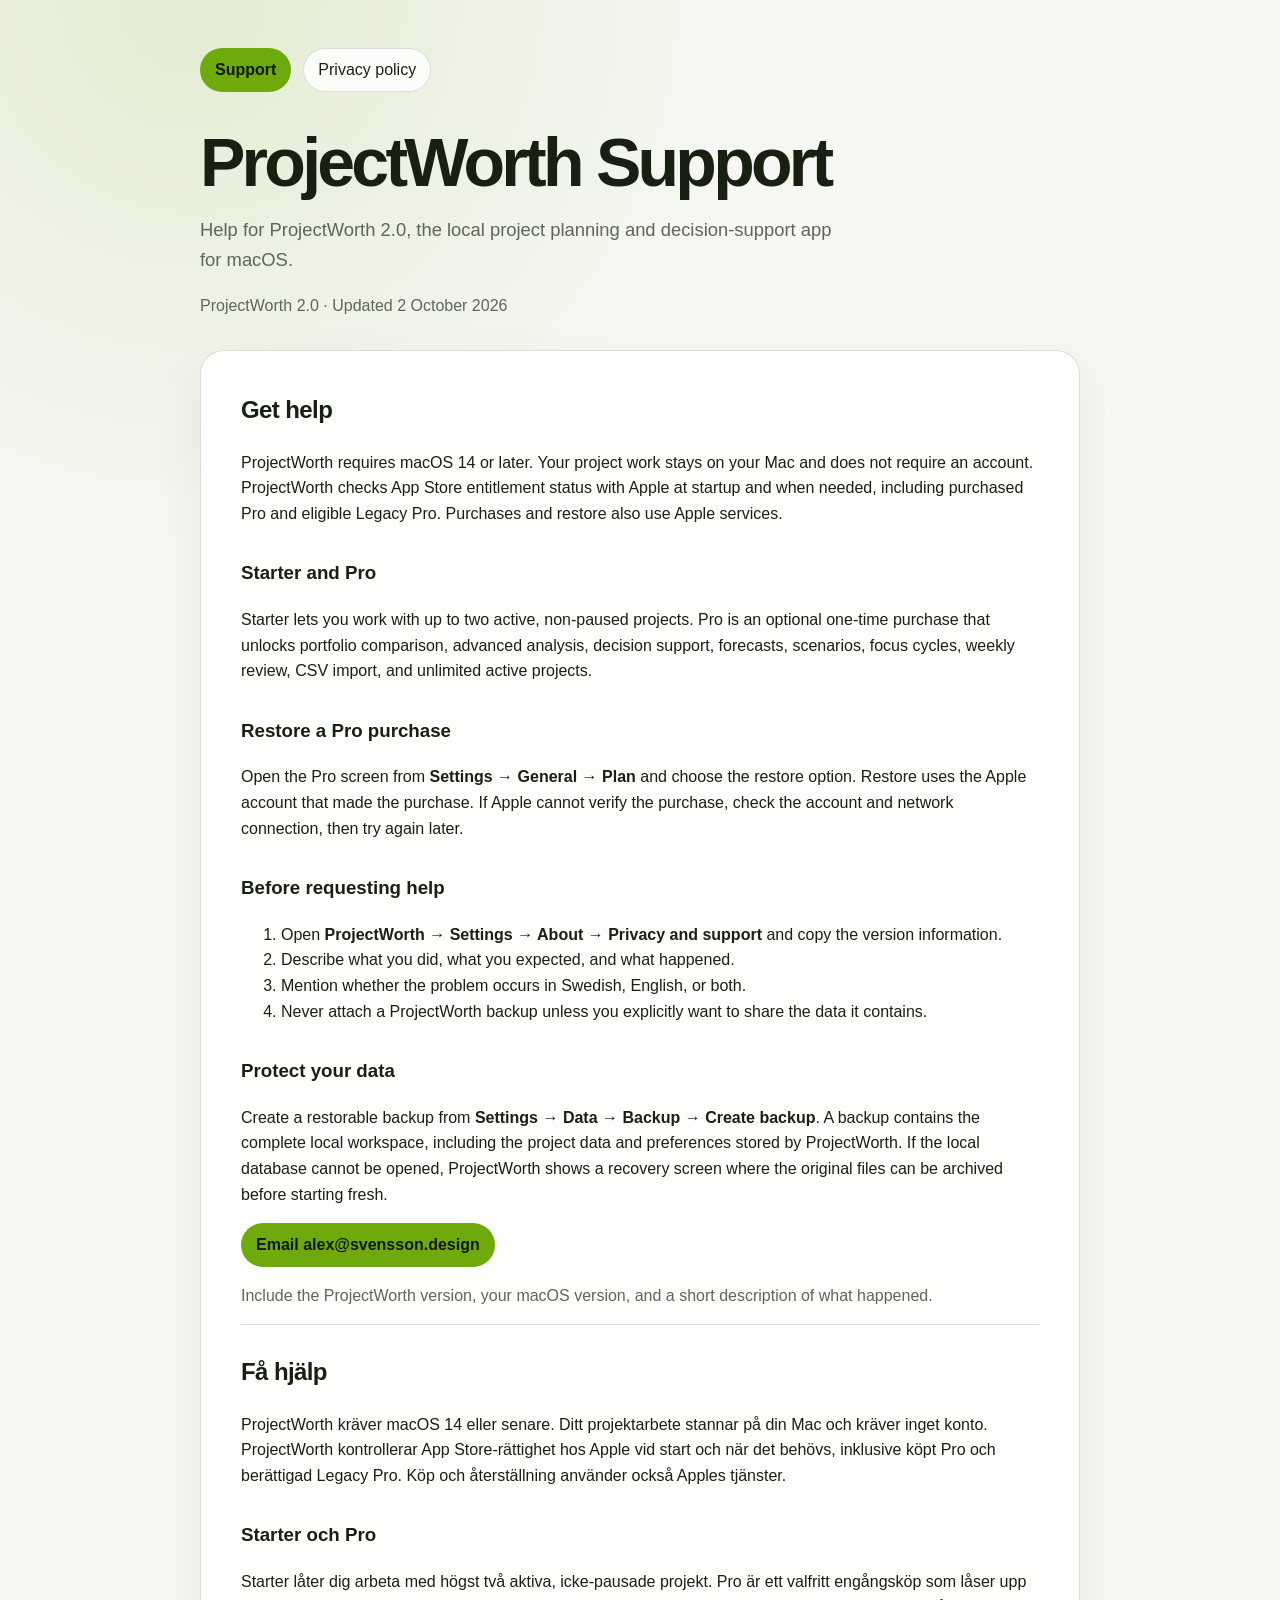
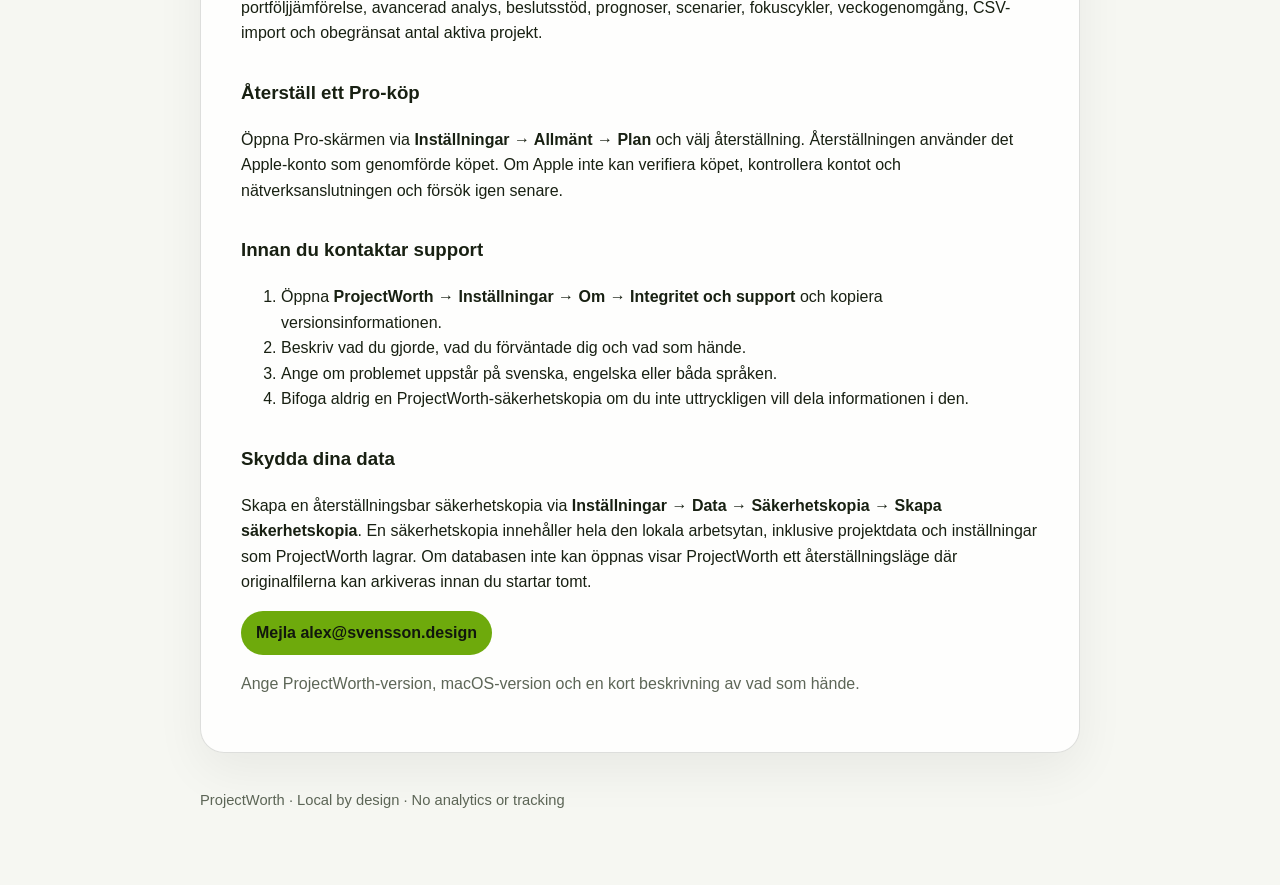
<file: index.html>
<!doctype html>
<html lang="en">
<head>
  <meta charset="utf-8">
  <meta name="viewport" content="width=device-width, initial-scale=1">
  <meta name="description" content="ProjectWorth 2.0 support for a local project planning and decision-support app for macOS.">
  <title>ProjectWorth Support</title>
  <link rel="stylesheet" href="styles.css">
</head>
<body>
  <main>
    <nav aria-label="Main navigation">
      <a href="index.html" aria-current="page">Support</a>
      <a href="privacy.html">Privacy policy</a>
    </nav>

    <header>
      <h1>ProjectWorth Support</h1>
      <p class="lede">Help for ProjectWorth 2.0, the local project planning and decision-support app for macOS.</p>
      <p class="muted">ProjectWorth 2.0 · Updated 2 October 2026</p>
    </header>

    <section class="card">
      <div class="language" lang="en">
        <h2>Get help</h2>
        <p>ProjectWorth requires macOS 14 or later. Your project work stays on your Mac and does not require an account. ProjectWorth checks App Store entitlement status with Apple at startup and when needed, including purchased Pro and eligible Legacy Pro. Purchases and restore also use Apple services.</p>

        <h3>Starter and Pro</h3>
        <p>Starter lets you work with up to two active, non-paused projects. Pro is an optional one-time purchase that unlocks portfolio comparison, advanced analysis, decision support, forecasts, scenarios, focus cycles, weekly review, CSV import, and unlimited active projects.</p>

        <h3>Restore a Pro purchase</h3>
        <p>Open the Pro screen from <strong>Settings → General → Plan</strong> and choose the restore option. Restore uses the Apple account that made the purchase. If Apple cannot verify the purchase, check the account and network connection, then try again later.</p>

        <h3>Before requesting help</h3>
        <ol>
          <li>Open <strong>ProjectWorth → Settings → About → Privacy and support</strong> and copy the version information.</li>
          <li>Describe what you did, what you expected, and what happened.</li>
          <li>Mention whether the problem occurs in Swedish, English, or both.</li>
          <li>Never attach a ProjectWorth backup unless you explicitly want to share the data it contains.</li>
        </ol>

        <h3>Protect your data</h3>
        <p>Create a restorable backup from <strong>Settings → Data → Backup → Create backup</strong>. A backup contains the complete local workspace, including the project data and preferences stored by ProjectWorth. If the local database cannot be opened, ProjectWorth shows a recovery screen where the original files can be archived before starting fresh.</p>

        <p><a class="button primary" href="mailto:alex@svensson.design">Email alex@svensson.design</a></p>
        <p class="muted">Include the ProjectWorth version, your macOS version, and a short description of what happened.</p>
      </div>

      <div class="language" lang="sv">
        <h2>Få hjälp</h2>
        <p>ProjectWorth kräver macOS 14 eller senare. Ditt projektarbete stannar på din Mac och kräver inget konto. ProjectWorth kontrollerar App Store-rättighet hos Apple vid start och när det behövs, inklusive köpt Pro och berättigad Legacy Pro. Köp och återställning använder också Apples tjänster.</p>

        <h3>Starter och Pro</h3>
        <p>Starter låter dig arbeta med högst två aktiva, icke-pausade projekt. Pro är ett valfritt engångsköp som låser upp portföljjämförelse, avancerad analys, beslutsstöd, prognoser, scenarier, fokuscykler, veckogenomgång, CSV-import och obegränsat antal aktiva projekt.</p>

        <h3>Återställ ett Pro-köp</h3>
        <p>Öppna Pro-skärmen via <strong>Inställningar → Allmänt → Plan</strong> och välj återställning. Återställningen använder det Apple-konto som genomförde köpet. Om Apple inte kan verifiera köpet, kontrollera kontot och nätverksanslutningen och försök igen senare.</p>

        <h3>Innan du kontaktar support</h3>
        <ol>
          <li>Öppna <strong>ProjectWorth → Inställningar → Om → Integritet och support</strong> och kopiera versionsinformationen.</li>
          <li>Beskriv vad du gjorde, vad du förväntade dig och vad som hände.</li>
          <li>Ange om problemet uppstår på svenska, engelska eller båda språken.</li>
          <li>Bifoga aldrig en ProjectWorth-säkerhetskopia om du inte uttryckligen vill dela informationen i den.</li>
        </ol>

        <h3>Skydda dina data</h3>
        <p>Skapa en återställningsbar säkerhetskopia via <strong>Inställningar → Data → Säkerhetskopia → Skapa säkerhetskopia</strong>. En säkerhetskopia innehåller hela den lokala arbetsytan, inklusive projektdata och inställningar som ProjectWorth lagrar. Om databasen inte kan öppnas visar ProjectWorth ett återställningsläge där originalfilerna kan arkiveras innan du startar tomt.</p>

        <p><a class="button primary" href="mailto:alex@svensson.design">Mejla alex@svensson.design</a></p>
        <p class="muted">Ange ProjectWorth-version, macOS-version och en kort beskrivning av vad som hände.</p>
      </div>
    </section>

    <footer>ProjectWorth · Local by design · No analytics or tracking</footer>
  </main>
</body>
</html>
</file>
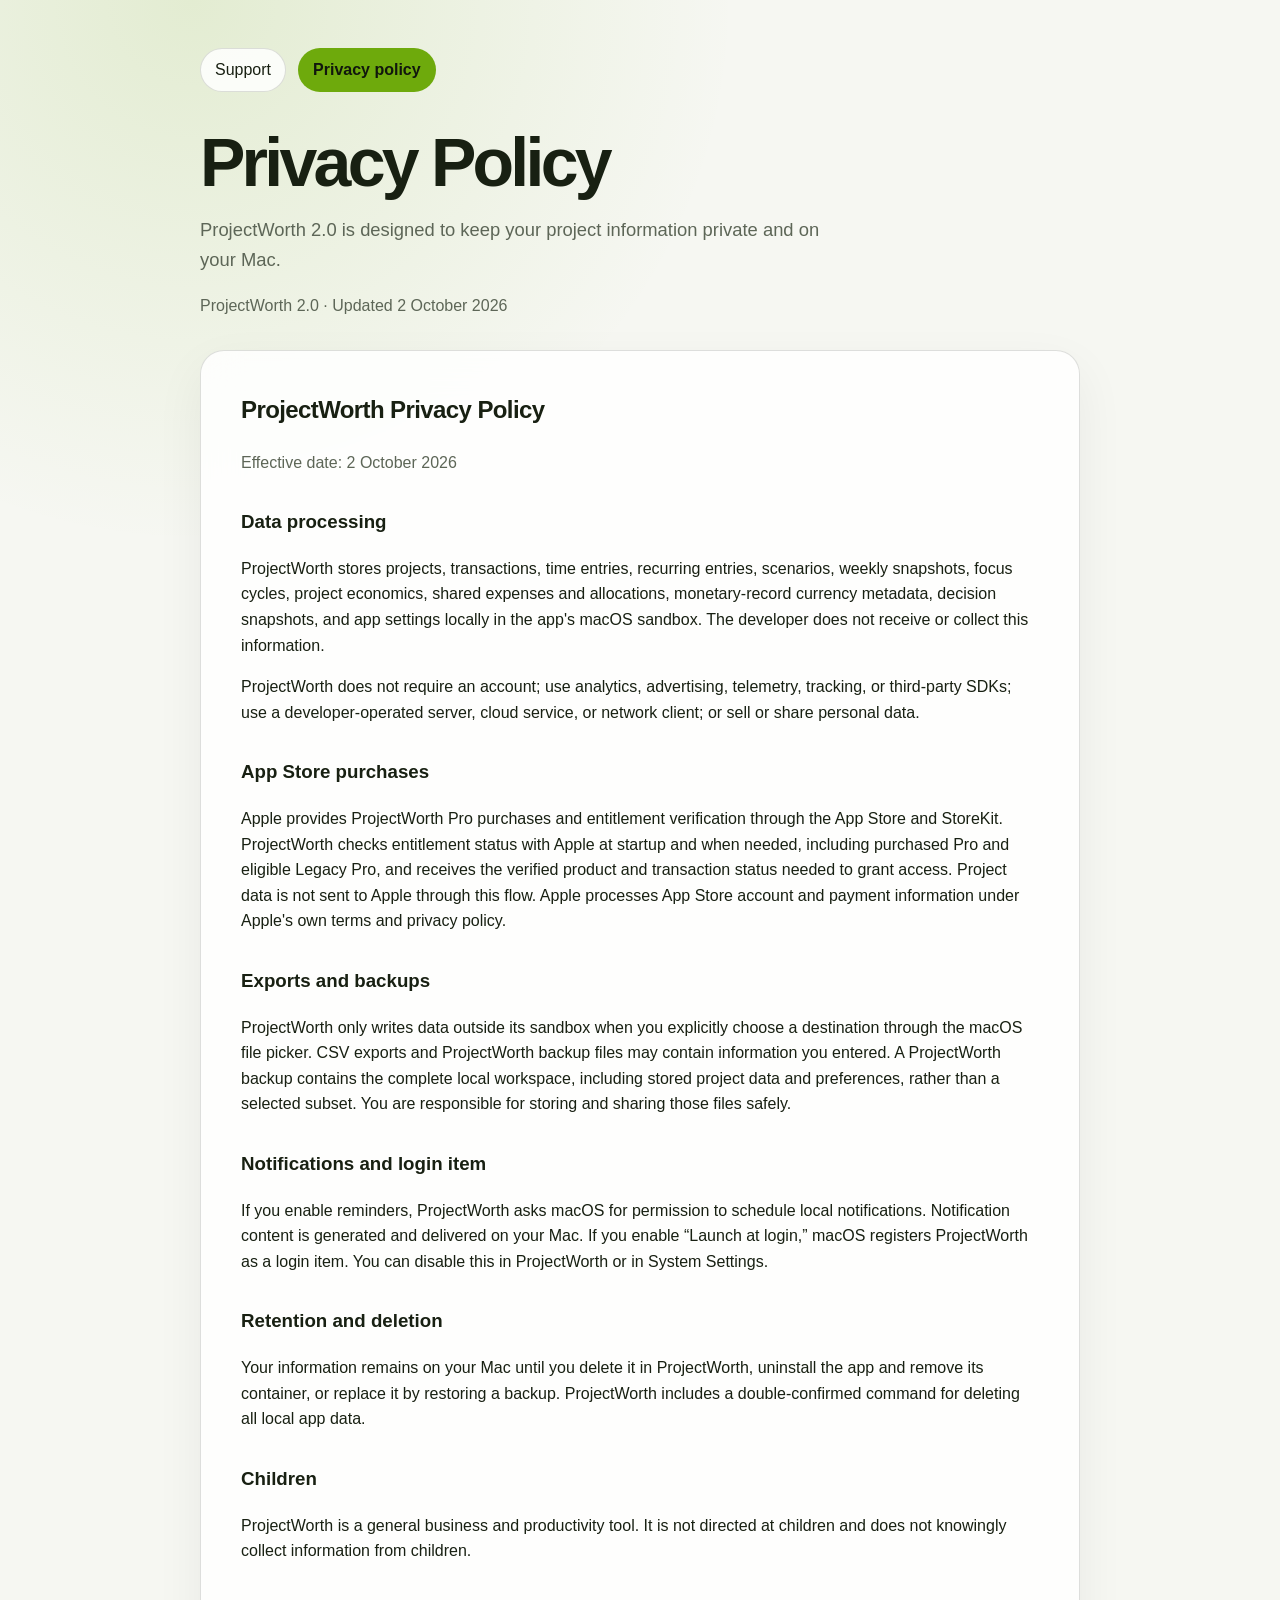
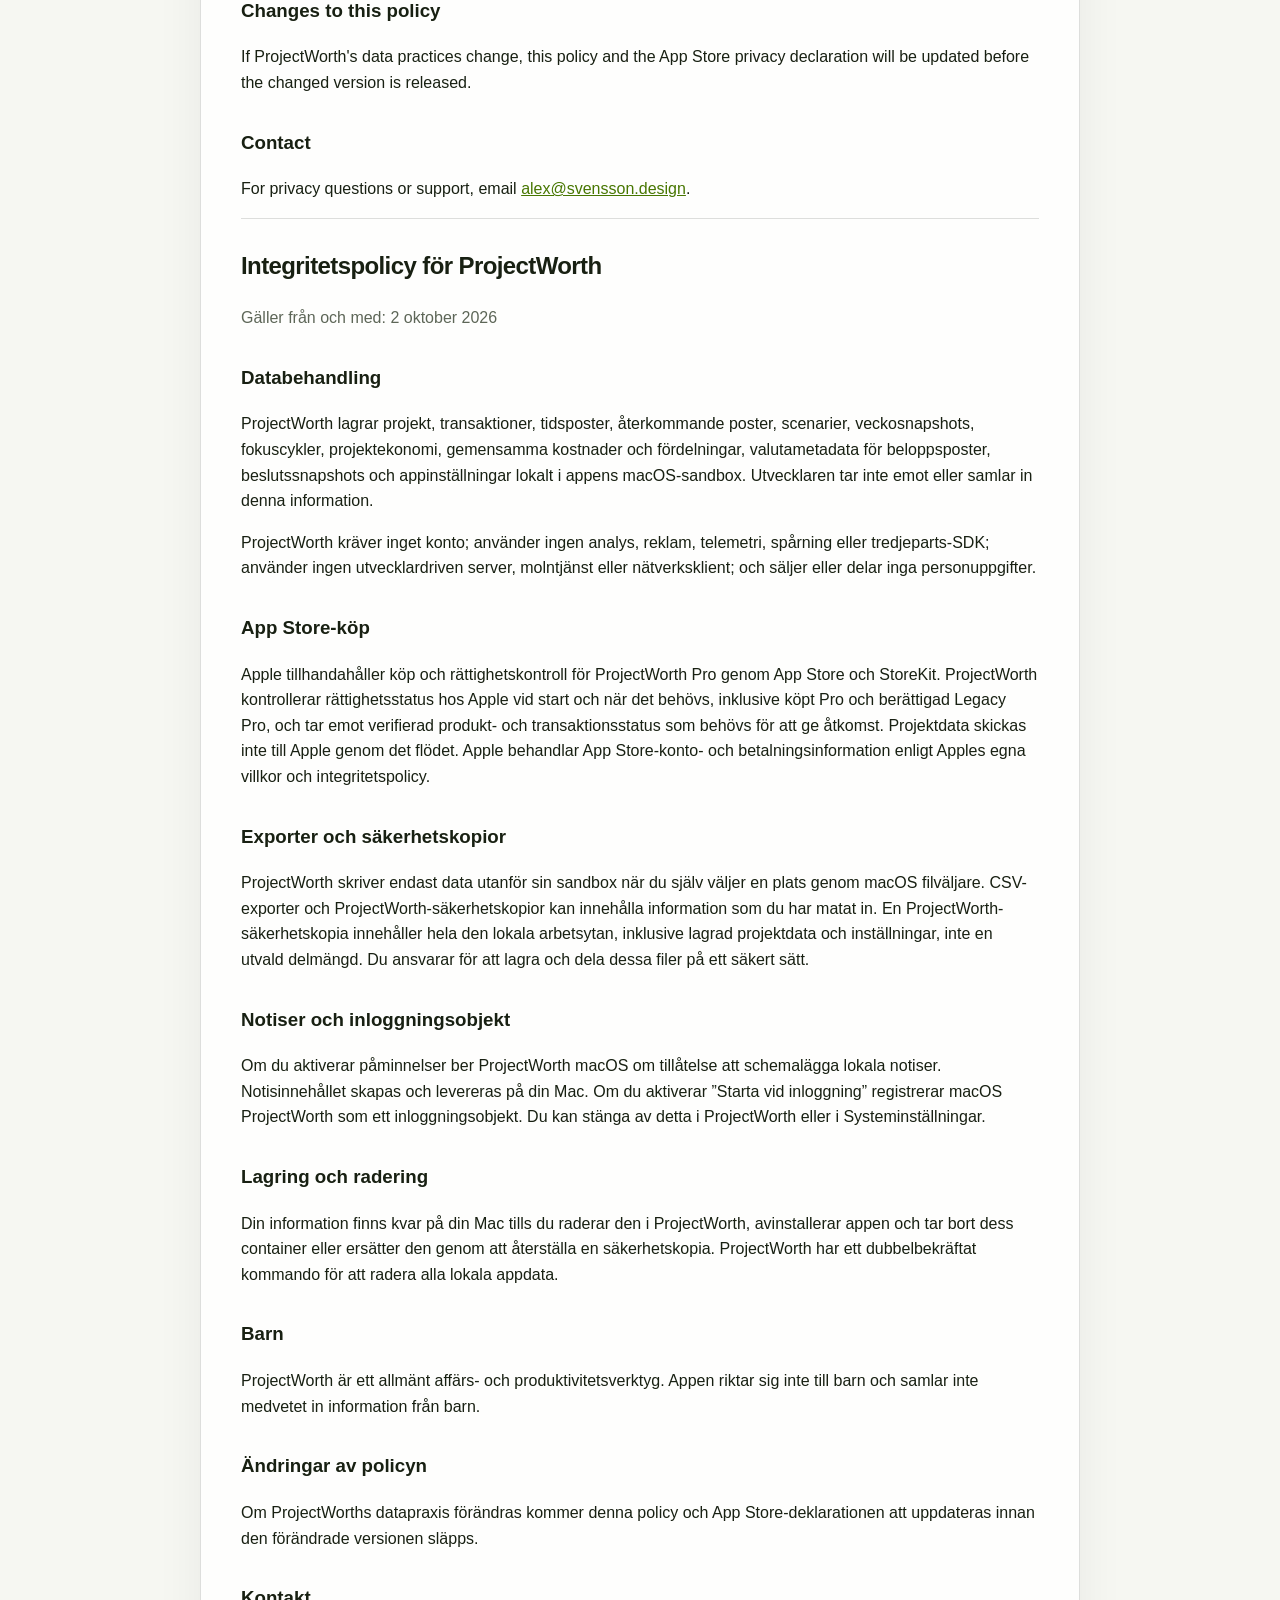
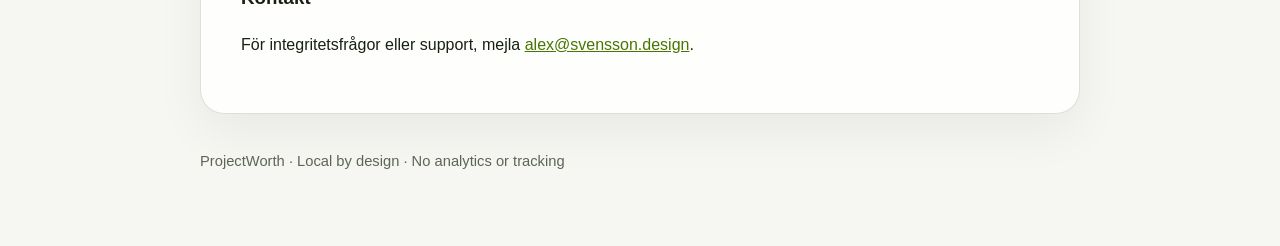
<file: privacy.html>
<!doctype html>
<html lang="en">
<head>
  <meta charset="utf-8">
  <meta name="viewport" content="width=device-width, initial-scale=1">
  <meta name="description" content="Privacy policy for ProjectWorth 2.0 for macOS.">
  <title>ProjectWorth Privacy Policy</title>
  <link rel="stylesheet" href="styles.css">
</head>
<body>
  <main>
    <nav aria-label="Main navigation">
      <a href="index.html">Support</a>
      <a href="privacy.html" aria-current="page">Privacy policy</a>
    </nav>

    <header>
      <h1>Privacy Policy</h1>
      <p class="lede">ProjectWorth 2.0 is designed to keep your project information private and on your Mac.</p>
      <p class="muted">ProjectWorth 2.0 · Updated 2 October 2026</p>
    </header>

    <section class="card">
      <article class="language" lang="en">
        <h2>ProjectWorth Privacy Policy</h2>
        <p class="muted">Effective date: 2 October 2026</p>

        <h3>Data processing</h3>
        <p>ProjectWorth stores projects, transactions, time entries, recurring entries, scenarios, weekly snapshots, focus cycles, project economics, shared expenses and allocations, monetary-record currency metadata, decision snapshots, and app settings locally in the app's macOS sandbox. The developer does not receive or collect this information.</p>
        <p>ProjectWorth does not require an account; use analytics, advertising, telemetry, tracking, or third-party SDKs; use a developer-operated server, cloud service, or network client; or sell or share personal data.</p>

        <h3>App Store purchases</h3>
        <p>Apple provides ProjectWorth Pro purchases and entitlement verification through the App Store and StoreKit. ProjectWorth checks entitlement status with Apple at startup and when needed, including purchased Pro and eligible Legacy Pro, and receives the verified product and transaction status needed to grant access. Project data is not sent to Apple through this flow. Apple processes App Store account and payment information under Apple's own terms and privacy policy.</p>

        <h3>Exports and backups</h3>
        <p>ProjectWorth only writes data outside its sandbox when you explicitly choose a destination through the macOS file picker. CSV exports and ProjectWorth backup files may contain information you entered. A ProjectWorth backup contains the complete local workspace, including stored project data and preferences, rather than a selected subset. You are responsible for storing and sharing those files safely.</p>

        <h3>Notifications and login item</h3>
        <p>If you enable reminders, ProjectWorth asks macOS for permission to schedule local notifications. Notification content is generated and delivered on your Mac. If you enable “Launch at login,” macOS registers ProjectWorth as a login item. You can disable this in ProjectWorth or in System Settings.</p>

        <h3>Retention and deletion</h3>
        <p>Your information remains on your Mac until you delete it in ProjectWorth, uninstall the app and remove its container, or replace it by restoring a backup. ProjectWorth includes a double-confirmed command for deleting all local app data.</p>

        <h3>Children</h3>
        <p>ProjectWorth is a general business and productivity tool. It is not directed at children and does not knowingly collect information from children.</p>

        <h3>Changes to this policy</h3>
        <p>If ProjectWorth's data practices change, this policy and the App Store privacy declaration will be updated before the changed version is released.</p>

        <h3>Contact</h3>
        <p>For privacy questions or support, email <a href="mailto:alex@svensson.design">alex@svensson.design</a>.</p>
      </article>

      <article class="language" lang="sv">
        <h2>Integritetspolicy för ProjectWorth</h2>
        <p class="muted">Gäller från och med: 2 oktober 2026</p>

        <h3>Databehandling</h3>
        <p>ProjectWorth lagrar projekt, transaktioner, tidsposter, återkommande poster, scenarier, veckosnapshots, fokuscykler, projektekonomi, gemensamma kostnader och fördelningar, valutametadata för beloppsposter, beslutssnapshots och appinställningar lokalt i appens macOS-sandbox. Utvecklaren tar inte emot eller samlar in denna information.</p>
        <p>ProjectWorth kräver inget konto; använder ingen analys, reklam, telemetri, spårning eller tredjeparts-SDK; använder ingen utvecklardriven server, molntjänst eller nätverksklient; och säljer eller delar inga personuppgifter.</p>

        <h3>App Store-köp</h3>
        <p>Apple tillhandahåller köp och rättighetskontroll för ProjectWorth Pro genom App Store och StoreKit. ProjectWorth kontrollerar rättighetsstatus hos Apple vid start och när det behövs, inklusive köpt Pro och berättigad Legacy Pro, och tar emot verifierad produkt- och transaktionsstatus som behövs för att ge åtkomst. Projektdata skickas inte till Apple genom det flödet. Apple behandlar App Store-konto- och betalningsinformation enligt Apples egna villkor och integritetspolicy.</p>

        <h3>Exporter och säkerhetskopior</h3>
        <p>ProjectWorth skriver endast data utanför sin sandbox när du själv väljer en plats genom macOS filväljare. CSV-exporter och ProjectWorth-säkerhetskopior kan innehålla information som du har matat in. En ProjectWorth-säkerhetskopia innehåller hela den lokala arbetsytan, inklusive lagrad projektdata och inställningar, inte en utvald delmängd. Du ansvarar för att lagra och dela dessa filer på ett säkert sätt.</p>

        <h3>Notiser och inloggningsobjekt</h3>
        <p>Om du aktiverar påminnelser ber ProjectWorth macOS om tillåtelse att schemalägga lokala notiser. Notisinnehållet skapas och levereras på din Mac. Om du aktiverar ”Starta vid inloggning” registrerar macOS ProjectWorth som ett inloggningsobjekt. Du kan stänga av detta i ProjectWorth eller i Systeminställningar.</p>

        <h3>Lagring och radering</h3>
        <p>Din information finns kvar på din Mac tills du raderar den i ProjectWorth, avinstallerar appen och tar bort dess container eller ersätter den genom att återställa en säkerhetskopia. ProjectWorth har ett dubbelbekräftat kommando för att radera alla lokala appdata.</p>

        <h3>Barn</h3>
        <p>ProjectWorth är ett allmänt affärs- och produktivitetsverktyg. Appen riktar sig inte till barn och samlar inte medvetet in information från barn.</p>

        <h3>Ändringar av policyn</h3>
        <p>Om ProjectWorths datapraxis förändras kommer denna policy och App Store-deklarationen att uppdateras innan den förändrade versionen släpps.</p>

        <h3>Kontakt</h3>
        <p>För integritetsfrågor eller support, mejla <a href="mailto:alex@svensson.design">alex@svensson.design</a>.</p>
      </article>
    </section>

    <footer>ProjectWorth · Local by design · No analytics or tracking</footer>
  </main>
</body>
</html>
</file>
<file: styles.css>
:root {
  color-scheme: light dark;
  --background: #f6f7f2;
  --surface: rgba(255, 255, 255, 0.84);
  --text: #182012;
  --muted: #5d6657;
  --border: rgba(24, 32, 18, 0.14);
  --accent: #6eaa0c;
  --accent-strong: #477600;
}

@media (prefers-color-scheme: dark) {
  :root {
    --background: #10130e;
    --surface: rgba(28, 33, 24, 0.9);
    --text: #eff4e9;
    --muted: #b3bcaa;
    --border: rgba(239, 244, 233, 0.14);
    --accent: #a3f01f;
    --accent-strong: #c3ff60;
  }
}

* {
  box-sizing: border-box;
}

body {
  margin: 0;
  background:
    radial-gradient(circle at 15% 0%, color-mix(in srgb, var(--accent) 14%, transparent), transparent 34rem),
    var(--background);
  color: var(--text);
  font-family: -apple-system, BlinkMacSystemFont, "Segoe UI", sans-serif;
  line-height: 1.6;
}

main {
  width: min(880px, calc(100% - 32px));
  margin: 0 auto;
  padding: 48px 0 72px;
}

nav {
  display: flex;
  flex-wrap: wrap;
  gap: 12px;
  margin-bottom: 36px;
}

nav a,
.button {
  display: inline-flex;
  align-items: center;
  border: 1px solid var(--border);
  border-radius: 999px;
  padding: 8px 14px;
  color: var(--text);
  text-decoration: none;
  background: var(--surface);
}

nav a[aria-current="page"],
.button.primary {
  color: #11170d;
  background: var(--accent);
  border-color: transparent;
  font-weight: 650;
}

header {
  margin-bottom: 32px;
}

h1 {
  margin: 0 0 8px;
  font-size: clamp(2.2rem, 6vw, 4.25rem);
  letter-spacing: -0.055em;
  line-height: 1.02;
}

h2 {
  margin-top: 0;
  letter-spacing: -0.025em;
}

h3 {
  margin-top: 2rem;
}

.lede,
.muted {
  color: var(--muted);
}

.lede {
  max-width: 62ch;
  font-size: 1.15rem;
}

.card {
  margin: 20px 0;
  padding: clamp(22px, 5vw, 40px);
  border: 1px solid var(--border);
  border-radius: 24px;
  background: var(--surface);
  box-shadow: 0 18px 50px rgba(0, 0, 0, 0.06);
  backdrop-filter: blur(18px);
}

.language {
  padding-top: 28px;
  border-top: 1px solid var(--border);
}

.language:first-child {
  padding-top: 0;
  border-top: 0;
}

a {
  color: var(--accent-strong);
}

code {
  font-family: ui-monospace, SFMono-Regular, Menlo, monospace;
}

footer {
  margin-top: 36px;
  color: var(--muted);
  font-size: 0.92rem;
}

@media (max-width: 560px) {
  main {
    padding-top: 24px;
  }

  .card {
    border-radius: 18px;
  }
}
</file>
